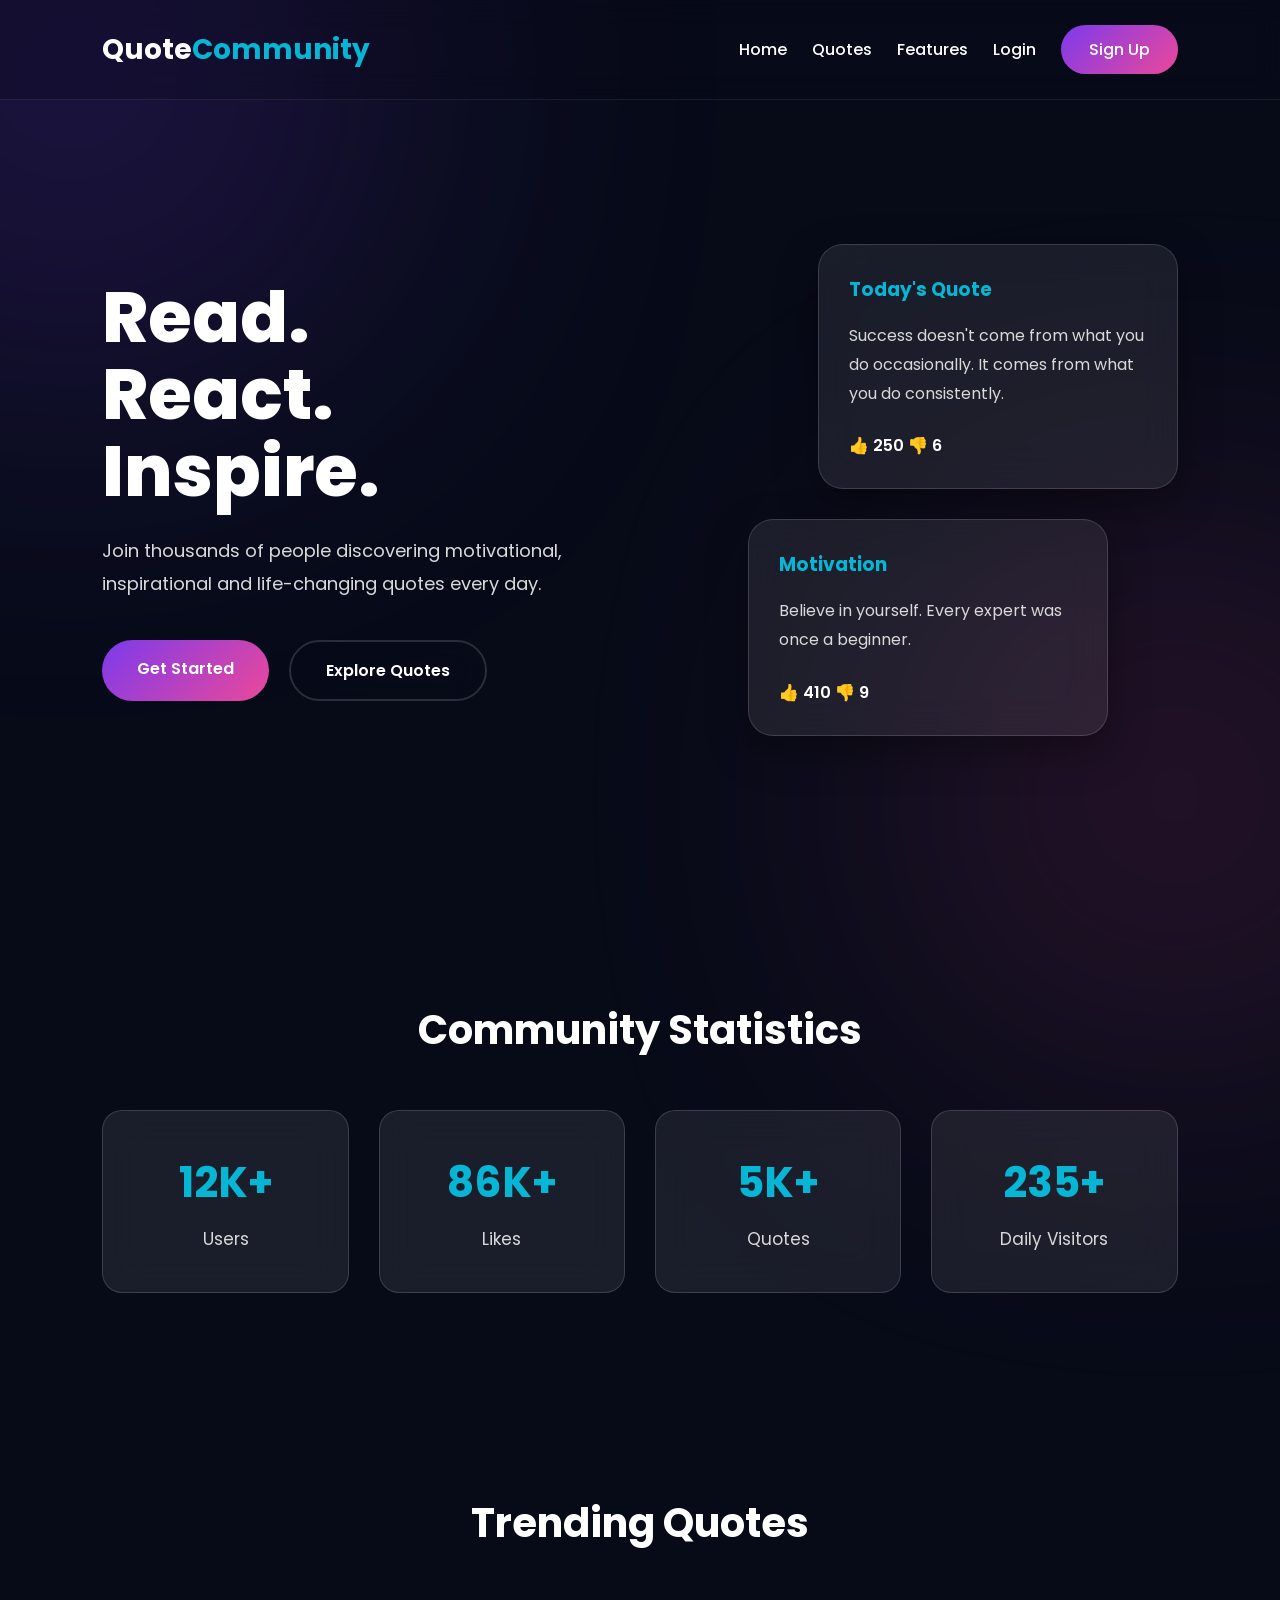
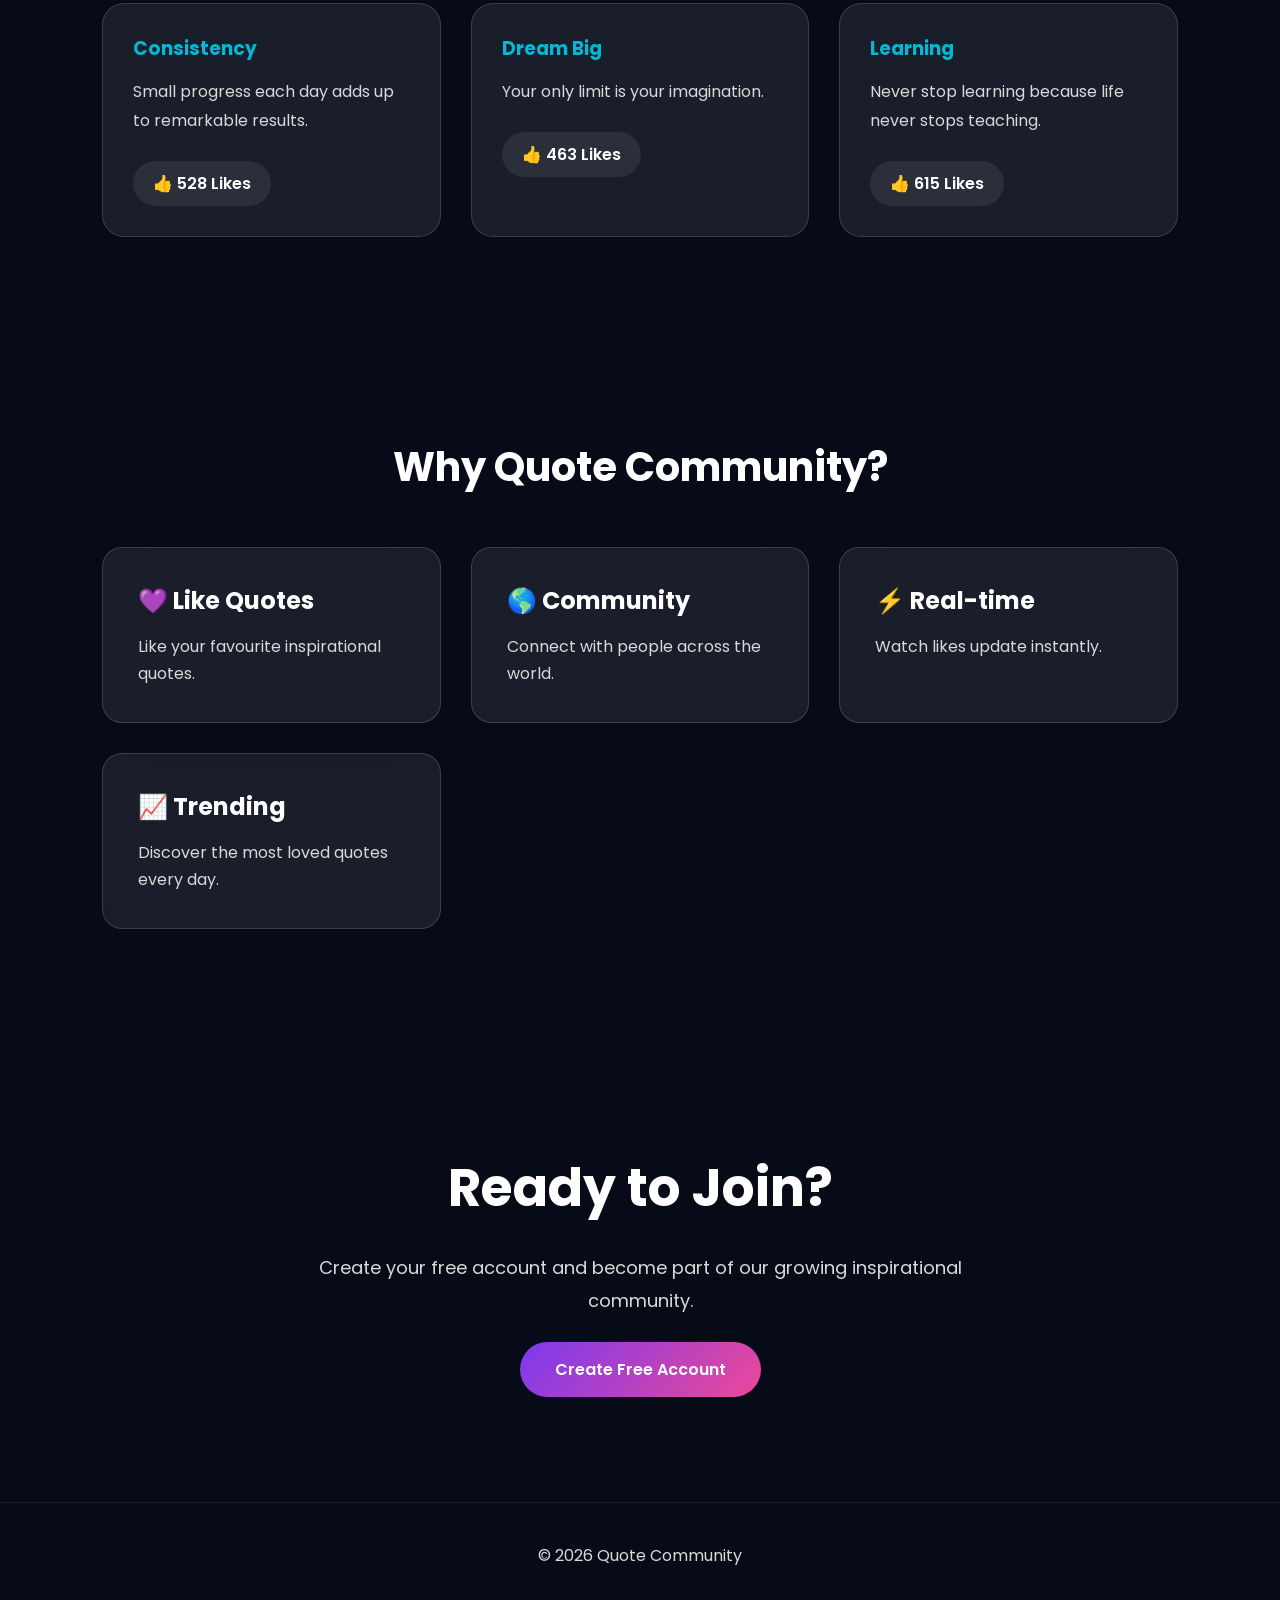
<file: index.html>
<!DOCTYPE html>
<html lang="en">
<head>
    <meta charset="UTF-8">
    <meta name="viewport" content="width=device-width, initial-scale=1.0">
    <title>Quote Community | Read. React. Inspire.</title>

    <link rel="stylesheet" href="css/style.css">

    <link rel="preconnect" href="https://fonts.googleapis.com">
    <link href="https://fonts.googleapis.com/css2?family=Poppins:wght@300;400;500;600;700;800&display=swap" rel="stylesheet">
</head>

<body>

<header>

    <div class="logo">
        Quote<span>Community</span>
    </div>

    <nav>

        <a href="#">Home</a>
        <a href="#quotes">Quotes</a>
        <a href="#features">Features</a>
        <a href="login.html">Login</a>
        <a class="signup-btn" href="signup.html">Sign Up</a>

    </nav>

</header>



<section class="hero">

    <div class="hero-content">

        <h1>
            Read.<br>
            React.<br>
            Inspire.
        </h1>

        <p>

            Join thousands of people discovering motivational,
            inspirational and life-changing quotes every day.

        </p>

        <div class="hero-buttons">

            <a href="signup.html" class="btn primary">
                Get Started
            </a>

            <a href="#quotes" class="btn secondary">
                Explore Quotes
            </a>

        </div>

    </div>



    <div class="hero-cards">

        <div class="quote-card">

            <h3>Today's Quote</h3>

            <p>

                Success doesn't come from what you do occasionally.
                It comes from what you do consistently.

            </p>

            <div class="stats">

                👍 250

                👎 6

            </div>

        </div>



        <div class="quote-card">

            <h3>Motivation</h3>

            <p>

                Believe in yourself.
                Every expert was once a beginner.

            </p>

            <div class="stats">

                👍 410

                👎 9

            </div>

        </div>

    </div>

</section>



<section class="community">

    <h2>Community Statistics</h2>

    <div class="community-grid">

        <div class="box">
            <h3>12K+</h3>
            <p>Users</p>
        </div>

        <div class="box">
            <h3>86K+</h3>
            <p>Likes</p>
        </div>

        <div class="box">
            <h3>5K+</h3>
            <p>Quotes</p>
        </div>

        <div class="box">
            <h3>400+</h3>
            <p>Daily Visitors</p>
        </div>

    </div>

</section>



<section id="quotes" class="trending">

    <h2>Trending Quotes</h2>

    <div class="quote-grid">

        <div class="quote-box">

            <h3>Consistency</h3>

            <p>

                Small progress each day adds up to remarkable results.

            </p>

            <span>👍 528 Likes</span>

        </div>



        <div class="quote-box">

            <h3>Dream Big</h3>

            <p>

                Your only limit is your imagination.

            </p>

            <span>👍 463 Likes</span>

        </div>



        <div class="quote-box">

            <h3>Learning</h3>

            <p>

                Never stop learning because life never stops teaching.

            </p>

            <span>👍 615 Likes</span>

        </div>

    </div>

</section>



<section id="features">

    <h2>Why Quote Community?</h2>

    <div class="features-grid">

        <div class="feature">

            <h3>💜 Like Quotes</h3>

            <p>
                Like your favourite inspirational quotes.
            </p>

        </div>



        <div class="feature">

            <h3>🌎 Community</h3>

            <p>
                Connect with people across the world.
            </p>

        </div>



        <div class="feature">

            <h3>⚡ Real-time</h3>

            <p>
                Watch likes update instantly.
            </p>

        </div>



        <div class="feature">

            <h3>📈 Trending</h3>

            <p>
                Discover the most loved quotes every day.
            </p>

        </div>

    </div>

</section>



<section class="cta">

    <h2>
        Ready to Join?
    </h2>

    <p>

        Create your free account and become part of our growing
        inspirational community.

    </p>

    <a href="signup.html" class="btn primary">
        Create Free Account
    </a>

</section>



<footer>

    <p>

        © 2026 Quote Community

    </p>

</footer>

<script src="js/app.js"></script>

</body>
</html>
</file>
<file: css/style.css>
/* ==========================================
   GOOGLE FONT
========================================== */

@import url('https://fonts.googleapis.com/css2?family=Poppins:wght@300;400;500;600;700;800&display=swap');

/* ==========================================
   RESET
========================================== */

*{
    margin:0;
    padding:0;
    box-sizing:border-box;
}

html{
    scroll-behavior:smooth;
}

body{
    font-family:'Poppins',sans-serif;
    background:#070b18;
    color:#ffffff;
    overflow-x:hidden;
}

/* ==========================================
   VARIABLES
========================================== */

:root{
    --primary:#7c3aed;
    --secondary:#ec4899;
    --accent:#06b6d4;
    --white:#ffffff;
    --text:#d9d9d9;
    --card:rgba(255,255,255,.08);
    --border:rgba(255,255,255,.15);
    --shadow:0 15px 40px rgba(0,0,0,.35);
}

/* ==========================================
   BODY BACKGROUND
========================================== */

body::before{
    content:"";
    position:fixed;
    width:500px;
    height:500px;
    background:var(--primary);
    border-radius:50%;
    filter:blur(180px);
    top:-180px;
    left:-180px;
    opacity:.35;
    z-index:-2;
}

body::after{
    content:"";
    position:fixed;
    width:450px;
    height:450px;
    background:var(--secondary);
    border-radius:50%;
    filter:blur(170px);
    right:-120px;
    bottom:-120px;
    opacity:.25;
    z-index:-2;
}

/* ==========================================
   HEADER
========================================== */

header{
    width:100%;
    display:flex;
    justify-content:space-between;
    align-items:center;
    padding:25px 8%;
    position:fixed;
    top:0;
    left:0;
    backdrop-filter:blur(15px);
    background:rgba(10,10,25,.25);
    border-bottom:1px solid rgba(255,255,255,.08);
    z-index:1000;
}

.logo{
    font-size:28px;
    font-weight:700;
    color:white;
}

.logo span{
    color:var(--accent);
}

nav{
    display:flex;
    align-items:center;
    gap:25px;
}

nav a{
    color:white;
    text-decoration:none;
    font-weight:500;
    transition:.3s;
}

nav a:hover{
    color:var(--accent);
}

.signup-btn{
    padding:12px 28px;
    background:linear-gradient(135deg,var(--primary),var(--secondary));
    border-radius:50px;
    transition:.35s;
}

.signup-btn:hover{
    transform:translateY(-3px);
    box-shadow:0 10px 30px rgba(124,58,237,.4);
}

/* ==========================================
   HERO
========================================== */

.hero{
    min-height:100vh;
    display:flex;
    justify-content:space-between;
    align-items:center;
    gap:70px;
    padding:140px 8% 60px;
}

.hero-content{
    flex:1;
}

.hero-content h1{
    font-size:70px;
    font-weight:800;
    line-height:1.1;
    margin-bottom:25px;
}

.hero-content p{
    color:var(--text);
    font-size:18px;
    line-height:1.8;
    max-width:600px;
    margin-bottom:40px;
}

/* ==========================================
   BUTTONS
========================================== */

.hero-buttons{
    display:flex;
    gap:20px;
    flex-wrap:wrap;
}

.btn{
    text-decoration:none;
    padding:16px 35px;
    border-radius:50px;
    font-weight:600;
    transition:.35s;
}

.primary{
    background:linear-gradient(135deg,var(--primary),var(--secondary));
    color:white;
}

.primary:hover{
    transform:translateY(-4px);
    box-shadow:0 12px 35px rgba(124,58,237,.4);
}

.secondary{
    color:white;
    border:2px solid rgba(255,255,255,.15);
    backdrop-filter:blur(20px);
}

.secondary:hover{
    background:rgba(255,255,255,.08);
}

/* ==========================================
   HERO CARDS
========================================== */

.hero-cards{
    flex:1;
    display:flex;
    flex-direction:column;
    gap:30px;
    align-items:flex-end;
}

.quote-card{
    width:360px;
    padding:30px;
    border-radius:25px;
    background:var(--card);
    backdrop-filter:blur(20px);
    border:1px solid var(--border);
    box-shadow:var(--shadow);
    animation:float 5s ease-in-out infinite;
}

.quote-card:nth-child(2){
    margin-right:70px;
    animation-delay:1.2s;
}

.quote-card h3{
    margin-bottom:18px;
    color:var(--accent);
}

.quote-card p{
    line-height:1.8;
    color:var(--text);
}

.stats{
    margin-top:25px;
    display:flex;
    justify-content:space-between;
    font-weight:600;
    color:white;
}

/* ==========================================
   SECTION TITLE
========================================== */

section h2{
    text-align:center;
    font-size:40px;
    margin-bottom:50px;
}

/* ==========================================
   COMMUNITY SECTION
========================================== */

.community{
    padding:100px 8%;
}

.community-grid{
    display:grid;
    grid-template-columns:repeat(auto-fit,minmax(220px,1fr));
    gap:30px;
}

.box{
    background:var(--card);
    border:1px solid var(--border);
    backdrop-filter:blur(20px);
    border-radius:20px;
    padding:40px 25px;
    text-align:center;
    transition:.35s;
}

.box:hover{
    transform:translateY(-10px);
    box-shadow:var(--shadow);
}

.box h3{
    font-size:42px;
    color:var(--accent);
    margin-bottom:12px;
}

.box p{
    color:var(--text);
    font-size:17px;
}

/* ==========================================
   TRENDING QUOTES
========================================== */

.trending{
    padding:100px 8%;
}

.quote-grid{
    display:grid;
    grid-template-columns:repeat(auto-fit,minmax(320px,1fr));
    gap:30px;
}

.quote-box{
    background:var(--card);
    backdrop-filter:blur(18px);
    border:1px solid var(--border);
    border-radius:22px;
    padding:30px;
    transition:.35s;
}

.quote-box:hover{
    transform:translateY(-8px);
    box-shadow:var(--shadow);
}

.quote-box h3{
    color:var(--accent);
    margin-bottom:15px;
}

.quote-box p{
    color:var(--text);
    line-height:1.8;
    margin-bottom:25px;
}

.quote-box span{
    display:inline-block;
    background:rgba(255,255,255,.08);
    padding:10px 20px;
    border-radius:30px;
    font-weight:600;
}

/* ==========================================
   FEATURES
========================================== */

#features{
    padding:100px 8%;
}

.features-grid{
    display:grid;
    grid-template-columns:repeat(auto-fit,minmax(260px,1fr));
    gap:30px;
}

.feature{
    background:var(--card);
    border:1px solid var(--border);
    backdrop-filter:blur(20px);
    padding:35px;
    border-radius:20px;
    transition:.35s;
}

.feature:hover{
    transform:translateY(-8px);
    box-shadow:var(--shadow);
}

.feature h3{
    margin-bottom:15px;
    font-size:24px;
}

.feature p{
    color:var(--text);
    line-height:1.7;
}

/* ==========================================
   CTA
========================================== */

.cta{
    padding:120px 8%;
    text-align:center;
}

.cta h2{
    font-size:52px;
    margin-bottom:25px;
}

.cta p{
    max-width:700px;
    margin:0 auto 40px;
    color:var(--text);
    line-height:1.8;
    font-size:18px;
}

/* ==========================================
   FOOTER
========================================== */

footer{
    padding:40px 8%;
    text-align:center;
    border-top:1px solid rgba(255,255,255,.08);
}

footer p{
    color:var(--text);
}

/* ==========================================
   SCROLLBAR
========================================== */

::-webkit-scrollbar{
    width:10px;
}

::-webkit-scrollbar-track{
    background:#050814;
}

::-webkit-scrollbar-thumb{
    background:linear-gradient(var(--primary),var(--secondary));
    border-radius:30px;
}

/* ==========================================
   SELECTION
========================================== */

::selection{
    background:var(--primary);
    color:#fff;
}

/* ==========================================
   ANIMATIONS
========================================== */

@keyframes float{
    0%{
        transform:translateY(0);
    }
    50%{
        transform:translateY(-15px);
    }
    100%{
        transform:translateY(0);
    }
}

@keyframes fadeUp{
    from{
        opacity:0;
        transform:translateY(40px);
    }
    to{
        opacity:1;
        transform:translateY(0);
    }
}

.hero-content,
.hero-cards,
.box,
.quote-box,
.feature,
.cta{
    animation:fadeUp .8s ease;
}

/* ==========================================
   RESPONSIVE
========================================== */

@media(max-width:1100px){

    .hero{
        flex-direction:column;
        text-align:center;
        padding-top:150px;
    }

    .hero-content h1{
        font-size:56px;
    }

    .hero-content p{
        margin:auto auto 40px;
    }

    .hero-buttons{
        justify-content:center;
    }

    .hero-cards{
        align-items:center;
    }

    .quote-card:nth-child(2){
        margin-right:0;
    }
}

@media(max-width:768px){

    header{
        flex-direction:column;
        gap:20px;
        padding:20px;
    }

    nav{
        flex-wrap:wrap;
        justify-content:center;
        gap:15px;
    }

    .hero{
        padding:170px 25px 70px;
    }

    .hero-content h1{
        font-size:42px;
    }

    .hero-content p{
        font-size:16px;
    }

    .quote-card{
        width:100%;
    }

    .quote-grid,
    .community-grid,
    .features-grid{
        grid-template-columns:1fr;
    }

    .cta h2{
        font-size:38px;
    }

    section h2{
        font-size:32px;
    }
}

@media(max-width:480px){

    .hero-content h1{
        font-size:34px;
    }

    .btn{
        width:100%;
        text-align:center;
    }

    .logo{
        font-size:22px;
    }

    nav a{
        font-size:15px;
    }

    .box h3{
        font-size:34px;
    }

    .quote-box{
        padding:22px;
    }

    .feature{
        padding:25px;
    }
}
</file>
